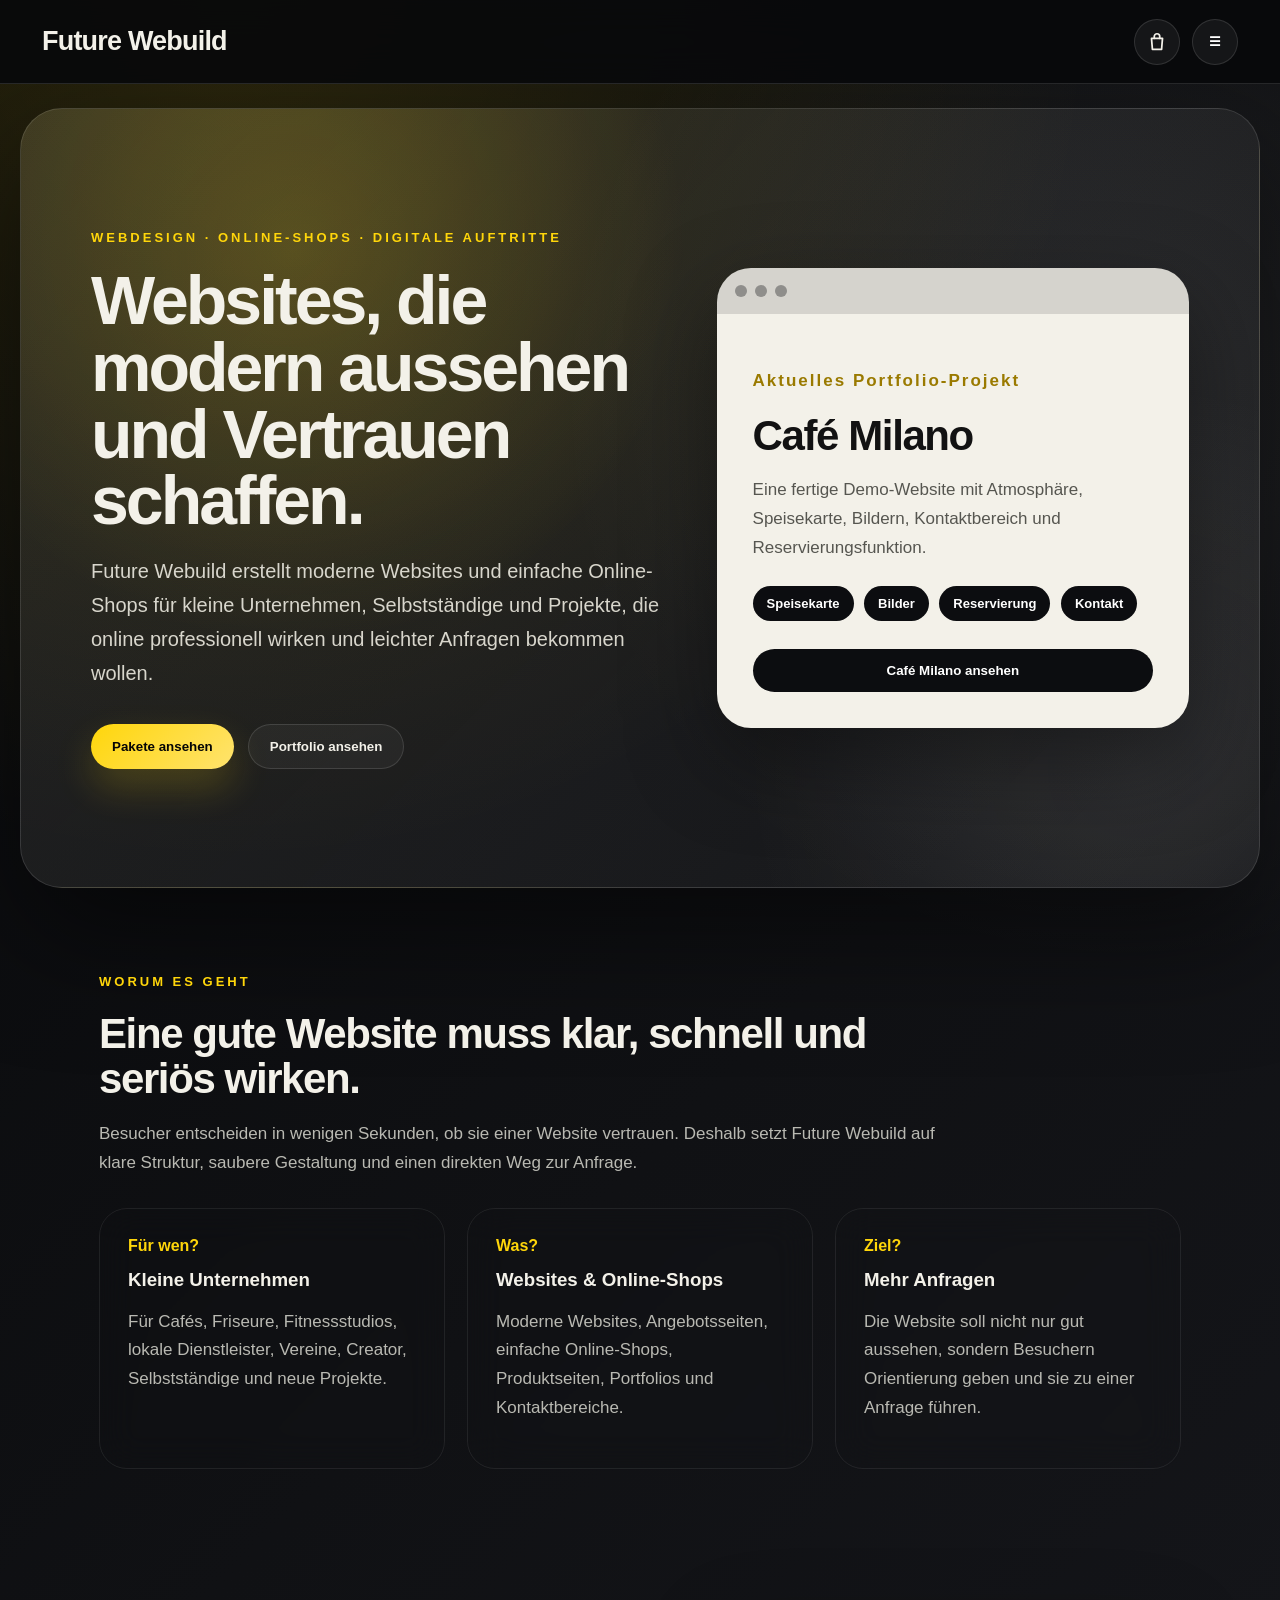
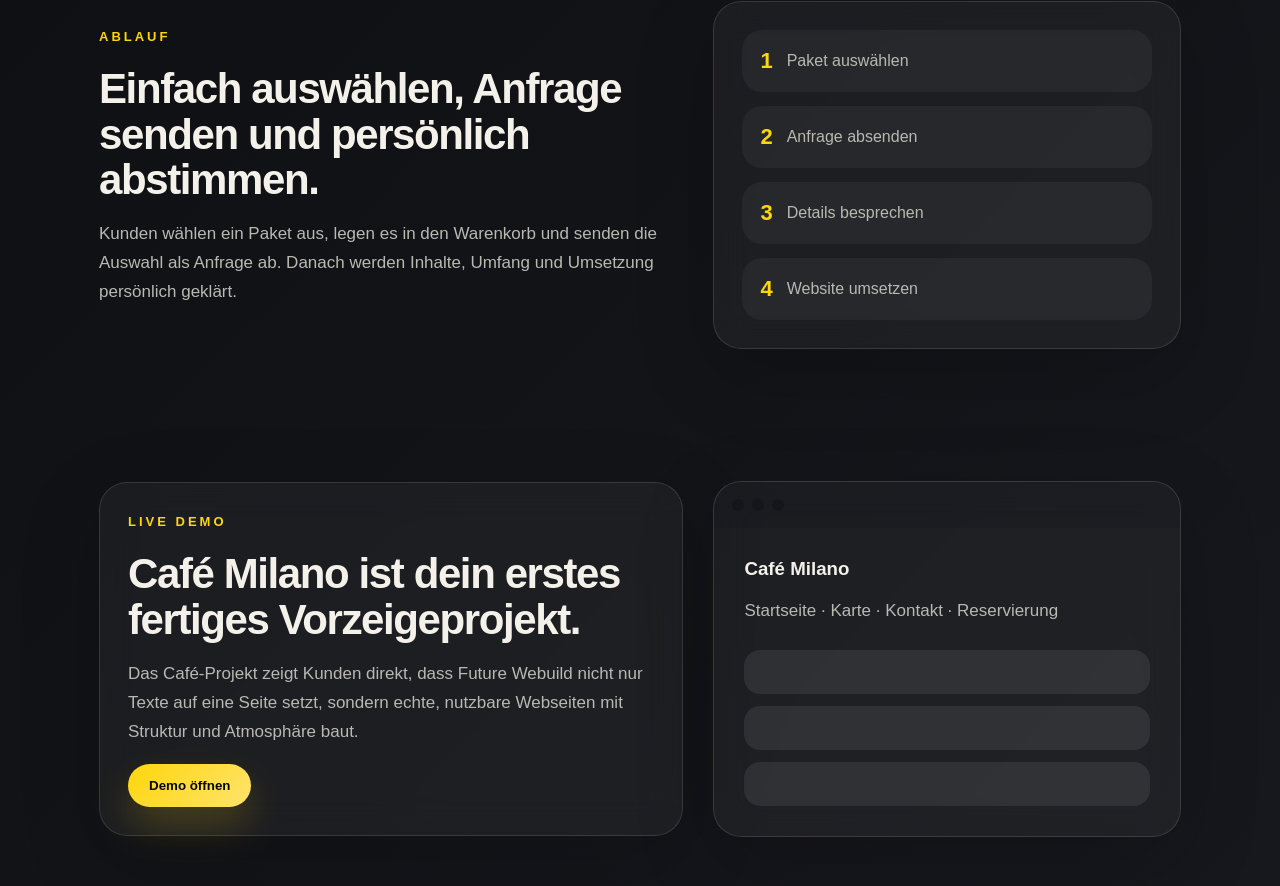
<file: index.html>
<!DOCTYPE html>
<html lang="de">
<head>
  <meta charset="UTF-8">
  <meta name="viewport" content="width=device-width, initial-scale=1.0">
  <title>Future Webuild</title>
  <link rel="stylesheet" href="style.css">
</head>
<body>

<header class="header">
  <div class="brand" onclick="showPage('home')">Future Webuild</div>

  <div class="header-actions">
    <button class="cart-btn" onclick="showPage('cart')" aria-label="Warenkorb">
      <svg viewBox="0 0 24 24" class="bag-icon">
        <path d="M6 8h12l-1 12H7L6 8Z"></path>
        <path d="M9 8V6a3 3 0 0 1 6 0v2"></path>
      </svg>
    </button>

    <button class="menu-btn" onclick="toggleMenu()" aria-label="Menü öffnen">☰</button>
  </div>

  <div id="menuDropdown" class="menu-dropdown hidden">
    <button onclick="showPageFromMenu('packages')">Pakete</button>
    <button onclick="showPageFromMenu('portfolio')">Portfolio</button>
    <button onclick="showPageFromMenu('about')">Über uns</button>
    <button onclick="showPageFromMenu('contact')">Kontakt</button>
    <button onclick="showPageFromMenu('orders')">Bestellungen</button>
  </div>
</header>

<main>

<section id="home" class="page">
  <div class="hero premium-hero">
    <div class="hero-content">
      <p class="eyebrow">WEBDESIGN · ONLINE-SHOPS · DIGITALE AUFTRITTE</p>

      <h1>Websites, die modern aussehen und Vertrauen schaffen.</h1>

      <p class="hero-text">
        Future Webuild erstellt moderne Websites und einfache Online-Shops für kleine Unternehmen,
        Selbstständige und Projekte, die online professionell wirken und leichter Anfragen bekommen wollen.
      </p>

      <div class="hero-actions">
        <button class="primary-btn" onclick="showPage('packages')">Pakete ansehen</button>
        <button class="secondary-btn" onclick="showPage('portfolio')">Portfolio ansehen</button>
      </div>
    </div>

    <div class="hero-showcase">
      <div class="showcase-top">
        <span></span>
        <span></span>
        <span></span>
      </div>

      <div class="showcase-body">
        <p>Aktuelles Portfolio-Projekt</p>
        <h2>Café Milano</h2>
        <p>
          Eine fertige Demo-Website mit Atmosphäre, Speisekarte, Bildern,
          Kontaktbereich und Reservierungsfunktion.
        </p>

        <div class="showcase-tags">
          <span>Speisekarte</span>
          <span>Bilder</span>
          <span>Reservierung</span>
          <span>Kontakt</span>
        </div>

        <button onclick="openCafe()">Café Milano ansehen</button>
      </div>
    </div>
  </div>

  <section class="section intro-section clean-section">
    <div class="section-head">
      <p class="eyebrow">WORUM ES GEHT</p>
      <h2>Eine gute Website muss klar, schnell und seriös wirken.</h2>
      <p>
        Besucher entscheiden in wenigen Sekunden, ob sie einer Website vertrauen.
        Deshalb setzt Future Webuild auf klare Struktur, saubere Gestaltung und einen direkten Weg zur Anfrage.
      </p>
    </div>

    <div class="cards-grid cleaner-cards">
      <div class="info-card">
        <span>Für wen?</span>
        <h3>Kleine Unternehmen</h3>
        <p>
          Für Cafés, Friseure, Fitnessstudios, lokale Dienstleister, Vereine,
          Creator, Selbstständige und neue Projekte.
        </p>
      </div>

      <div class="info-card">
        <span>Was?</span>
        <h3>Websites & Online-Shops</h3>
        <p>
          Moderne Websites, Angebotsseiten, einfache Online-Shops,
          Produktseiten, Portfolios und Kontaktbereiche.
        </p>
      </div>

      <div class="info-card">
        <span>Ziel?</span>
        <h3>Mehr Anfragen</h3>
        <p>
          Die Website soll nicht nur gut aussehen, sondern Besuchern Orientierung geben
          und sie zu einer Anfrage führen.
        </p>
      </div>
    </div>
  </section>

  <section class="section split-section clean-section">
    <div>
      <p class="eyebrow">ABLAUF</p>
      <h2>Einfach auswählen, Anfrage senden und persönlich abstimmen.</h2>
      <p>
        Kunden wählen ein Paket aus, legen es in den Warenkorb und senden die Auswahl
        als Anfrage ab. Danach werden Inhalte, Umfang und Umsetzung persönlich geklärt.
      </p>
    </div>

    <div class="process-box">
      <div><strong>1</strong><span>Paket auswählen</span></div>
      <div><strong>2</strong><span>Anfrage absenden</span></div>
      <div><strong>3</strong><span>Details besprechen</span></div>
      <div><strong>4</strong><span>Website umsetzen</span></div>
    </div>
  </section>

  <section class="section split-section reverse-mobile clean-section">
    <div class="showcase-panel">
      <p class="eyebrow">LIVE DEMO</p>
      <h2>Café Milano ist dein erstes fertiges Vorzeigeprojekt.</h2>
      <p>
        Das Café-Projekt zeigt Kunden direkt, dass Future Webuild nicht nur Texte auf eine Seite setzt,
        sondern echte, nutzbare Webseiten mit Struktur und Atmosphäre baut.
      </p>
      <button class="primary-btn" onclick="openCafe()">Demo öffnen</button>
    </div>

    <div class="mini-browser">
      <div class="mini-browser-top">
        <span></span><span></span><span></span>
      </div>
      <div class="mini-browser-body">
        <h3>Café Milano</h3>
        <p>Startseite · Karte · Kontakt · Reservierung</p>
        <div class="mini-lines">
          <div></div>
          <div></div>
          <div></div>
        </div>
      </div>
    </div>
  </section>
</section>

<section id="packages" class="page hidden">
  <div class="page-head">
    <p class="eyebrow">ANGEBOTE</p>
    <h1>Pakete für Websites und Online-Shops</h1>
    <p>
      Wähle ein Paket aus, lege es in den Warenkorb und sende deine Anfrage ab.
      Danach bekommst du eine persönliche Rückmeldung.
    </p>
  </div>

  <h2 class="category-title">Website-Pakete</h2>

  <div class="price-grid">
    <div class="price-card">
      <p class="label">STARTER</p>
      <h2>Starter Website</h2>
      <p class="price">29 €</p>
      <p>Für einen einfachen, sauberen Online-Start.</p>
      <ul>
        <li>1 moderne Startseite</li>
        <li>mobile Ansicht</li>
        <li>Kontaktbereich</li>
        <li>klare Grundstruktur</li>
      </ul>
      <button class="primary-btn full" onclick="addToCart('Starter Website', 29)">In den Warenkorb</button>
    </div>

    <div class="price-card featured">
      <div class="badge">Empfohlen</div>
      <p class="label">BUSINESS</p>
      <h2>Basic Website</h2>
      <p class="price">59 €</p>
      <p>Für kleine Unternehmen, die seriöser auftreten wollen.</p>
      <ul>
        <li>mehrere Bereiche</li>
        <li>stärkerer Aufbau</li>
        <li>Kontaktformular</li>
        <li>1 Korrekturrunde</li>
      </ul>
      <button class="primary-btn full" onclick="addToCart('Basic Website', 59)">In den Warenkorb</button>
    </div>

    <div class="price-card">
      <p class="label">PLUS</p>
      <h2>Plus Website</h2>
      <p class="price">99 €</p>
      <p>Für Projekte mit mehr Inhalt und stärkerem Design.</p>
      <ul>
        <li>mehr Abschnitte</li>
        <li>hochwertigere Optik</li>
        <li>Portfolio- oder Angebotsbereich</li>
        <li>2 Korrekturrunden</li>
      </ul>
      <button class="primary-btn full" onclick="addToCart('Plus Website', 99)">In den Warenkorb</button>
    </div>
  </div>

  <h2 class="category-title">Online-Shop-Pakete</h2>

  <div class="price-grid two">
    <div class="price-card">
      <p class="label">SHOP START</p>
      <h2>Shop Starter</h2>
      <p class="price">79 €</p>
      <p>Für einfache Produkt- oder Angebotsseiten.</p>
      <ul>
        <li>Produktkarten</li>
        <li>Shop-Grundstruktur</li>
        <li>Warenkorb-Logik</li>
        <li>Anfrageformular</li>
      </ul>
      <button class="primary-btn full" onclick="addToCart('Shop Starter', 79)">In den Warenkorb</button>
    </div>

    <div class="price-card">
      <p class="label">SHOP PRO</p>
      <h2>Shop Pro</h2>
      <p class="price">149 €</p>
      <p>Für einen stärkeren Shop-Auftritt mit mehr Struktur.</p>
      <ul>
        <li>mehr Produktbereiche</li>
        <li>bessere Shop-Struktur</li>
        <li>Bestellanfrage</li>
        <li>Vorbereitung für spätere Zahlung</li>
      </ul>
      <button class="primary-btn full" onclick="addToCart('Shop Pro', 149)">In den Warenkorb</button>
    </div>
  </div>

  <div class="notice">
    <h3>So läuft die Anfrage ab</h3>
    <p>
      Paket auswählen, Anfrage senden, Rückmeldung erhalten.
      Danach werden Umfang, Inhalte und Umsetzung persönlich besprochen.
    </p>
  </div>
</section>

<section id="portfolio" class="page hidden">
  <div class="page-head">
    <p class="eyebrow">PORTFOLIO</p>
    <h1>Projekte, die zeigen, was möglich ist</h1>
    <p>Hier entstehen Demo-Projekte und später echte Kundenprojekte.</p>
  </div>

  <div class="portfolio-card">
    <div class="portfolio-visual cafe-visual">
      <p>Café Milano</p>
      <h2>Eine vollständige Café-Website mit Atmosphäre.</h2>
      <div>
        <span>Karte</span>
        <span>Bilder</span>
        <span>Reservierung</span>
      </div>
    </div>

    <div class="portfolio-info">
      <p class="eyebrow">FERTIGE DEMO-WEBSITE</p>
      <h2>Café Milano</h2>
      <p>
        Eine komplette Demo-Website für ein Café mit Startseite, Über-uns-Bereich,
        Speisekarte mit Produktbildern, Kontaktbereich und Reservierungsfunktion.
      </p>
      <button class="primary-btn" onclick="openCafe()">Projekt ansehen</button>
    </div>
  </div>

  <div class="portfolio-card reverse">
    <div class="portfolio-visual next-visual">
      <p>Nächstes Projekt</p>
      <h2>Gym Website als zweites Portfolio-Projekt.</h2>
      <div>
        <span>Fitness</span>
        <span>Training</span>
        <span>Mitgliedschaft</span>
      </div>
    </div>

    <div class="portfolio-info">
      <p class="eyebrow">GEPLANT</p>
      <h2>Gym Demo</h2>
      <p>
        Als nächstes entsteht eine moderne Gym-Website. Damit zeigt Future Webuild
        auch starke, energiegeladene Business-Seiten.
      </p>
      <button class="secondary-btn" onclick="showPage('contact')">Projekt anfragen</button>
    </div>
  </div>
</section>

<section id="cart" class="page hidden">
  <div class="page-head">
    <p class="eyebrow">WARENKORB</p>
    <h1>Deine Auswahl</h1>
    <p>Prüfe deine Pakete und sende danach deine Anfrage ab.</p>
  </div>

  <div class="cart-layout">
    <div class="cart-box">
      <h2>Ausgewählte Pakete</h2>
      <div id="cartItems"></div>
    </div>

    <div class="summary-box">
      <h2>Zusammenfassung</h2>
      <p>Gesamtbetrag</p>
      <h3><span id="total">0</span> €</h3>
      <button class="primary-btn full" onclick="showPage('checkout')">Anfrage senden</button>
      <button class="secondary-btn full" onclick="clearCart()">Warenkorb leeren</button>
    </div>
  </div>
</section>

<section id="checkout" class="page hidden">
  <div class="page-head">
    <p class="eyebrow">ANFRAGE</p>
    <h1>Projektanfrage absenden</h1>
    <p>Deine Auswahl wird zusammen mit deiner Nachricht per E-Mail gesendet.</p>
  </div>

  <div class="checkout-layout">
    <form class="contact-form" action="https://formspree.io/f/mbdwldyl" method="POST" onsubmit="prepareOrder()">
      <label>Name</label>
      <input type="text" name="name" placeholder="Dein Name" required>

      <label>E-Mail</label>
      <input type="email" name="email" placeholder="deine@email.de" required>

      <label>Nachricht</label>
      <textarea name="message" placeholder="Kurze Info zu deinem Projekt..." required></textarea>

      <input type="hidden" name="order" id="orderInput">
      <input type="hidden" name="total" id="totalInput">

      <button class="primary-btn full" type="submit">Anfrage absenden</button>
    </form>

    <div class="checkout-side">
      <h2>Deine Auswahl</h2>
      <div id="checkoutItems"></div>
      <p class="checkout-total">Gesamt: <strong><span id="checkoutTotal">0</span> €</strong></p>
    </div>
  </div>
</section>

<section id="about" class="page hidden simple-page about-page">
  <p class="eyebrow">ÜBER UNS</p>
  <h1>Future Webuild ist ein junges Webdesign-Projekt mit klarem Ziel.</h1>

  <div class="about-text">
    <p>
      Viele kleine Unternehmen brauchen eine moderne Website, aber keine große Agentur mit komplizierten Abläufen.
      Future Webuild soll genau diese Lücke füllen: bezahlbare Websites und einfache Online-Shops,
      die professionell wirken.
    </p>

    <p>
      Der Fokus liegt auf klarer Struktur, gutem Design und einer einfachen Anfragefunktion.
      Kunden sollen schnell verstehen, was angeboten wird, welche Pakete es gibt und wie sie Kontakt aufnehmen können.
    </p>

    <p>
      Mit Café Milano gibt es bereits ein fertiges Demo-Projekt. Weitere Demos wie eine Gym-Website
      und ein Online-Shop sollen das Portfolio Schritt für Schritt erweitern.
    </p>
  </div>

  <div class="about-highlight">
    <h2>Wofür Future Webuild steht</h2>
    <div class="about-list">
      <div><strong>01</strong><span>moderne Websites für kleine Projekte</span></div>
      <div><strong>02</strong><span>faire Einstiegspreise im Aufbau</span></div>
      <div><strong>03</strong><span>direkte Absprache statt komplizierter Prozesse</span></div>
      <div><strong>04</strong><span>Portfolio wächst mit jeder neuen Demo</span></div>
    </div>
  </div>
</section>

<section id="orders" class="page hidden simple-page">
  <p class="eyebrow">BESTELLUNGEN</p>
  <h1>So funktioniert eine Bestellung aktuell</h1>
  <p>Aktuell läuft jede Bestellung als Anfrage, damit Details persönlich geklärt werden können.</p>

  <div class="orders-box">
    <h3>Ablauf</h3>
    <p>1. Paket auswählen</p>
    <p>2. In den Warenkorb legen</p>
    <p>3. Anfrage absenden</p>
    <p>4. Rückmeldung per E-Mail</p>
    <p>5. Umsetzung abstimmen</p>
  </div>
</section>

<section id="contact" class="page hidden">
  <div class="page-head">
    <p class="eyebrow">KONTAKT</p>
    <h1>Erzähl kurz, was du brauchst</h1>
    <p>Das Formular ist aktiv. Deine Nachricht kommt direkt bei mir an.</p>
  </div>

  <div class="contact-layout">
    <form class="contact-form" action="https://formspree.io/f/mbdwldyl" method="POST">
      <label>Name</label>
      <input type="text" name="name" placeholder="Dein Name" required>

      <label>E-Mail</label>
      <input type="email" name="email" placeholder="deine@email.de" required>

      <label>Projektart</label>
      <select name="project">
        <option>Website</option>
        <option>Online-Shop</option>
        <option>Überarbeitung einer bestehenden Website</option>
        <option>Noch unsicher</option>
      </select>

      <label>Nachricht</label>
      <textarea name="message" placeholder="Beschreib kurz dein Projekt..." required></textarea>

      <button class="primary-btn full" type="submit">Anfrage senden</button>
    </form>

    <div class="contact-side">
      <h2>Was eine gute Anfrage enthält</h2>
      <p>Je klarer deine Infos, desto schneller kann ein passender Website-Plan entstehen.</p>
      <div class="mini-note">Website oder Online-Shop?</div>
      <div class="mini-note">Welche Inhalte brauchst du?</div>
      <div class="mini-note">Hast du Beispiele, die dir gefallen?</div>
    </div>
  </div>
</section>

</main>

<script src="script.js"></script>
</body>
</html>
</file>
<file: style.css>
* {
  box-sizing: border-box;
}

:root {
  --bg: #08090b;
  --bg2: #101114;
  --bg3: #17181d;

  --panel: rgba(255, 255, 255, 0.045);
  --panel-strong: rgba(255, 255, 255, 0.075);

  --cream: #f3f1e9;
  --chalk: #d8d6cc;

  --yellow: #ffd60a;
  --yellow-soft: #ffe36e;
  --yellow-deep: #d6a800;

  --text: #ffffff;
  --muted: #b9b9b2;
  --muted2: #8f908b;

  --line: rgba(255, 255, 255, 0.12);
  --line-strong: rgba(255, 255, 255, 0.20);

  --dark: #0c0d10;
  --danger: #ef4444;
}

body {
  margin: 0;
  min-height: 100vh;
  font-family: Arial, sans-serif;
  color: var(--text);
  background:
    radial-gradient(circle at 18% 0%, rgba(255, 214, 10, 0.14), transparent 32%),
    radial-gradient(circle at 88% 16%, rgba(243, 241, 233, 0.08), transparent 24%),
    linear-gradient(135deg, var(--bg), var(--bg2) 48%, var(--bg3));
}

.header {
  position: fixed;
  top: 0;
  width: 100%;
  height: 84px;
  padding: 0 42px;
  background: rgba(8, 9, 11, 0.92);
  backdrop-filter: blur(18px);
  border-bottom: 1px solid var(--line);
  display: flex;
  justify-content: space-between;
  align-items: center;
  z-index: 1000;
}

.brand {
  font-size: 27px;
  font-weight: 900;
  letter-spacing: -0.8px;
  cursor: pointer;
  color: var(--cream);
}

.header-actions {
  display: flex;
  gap: 12px;
  align-items: center;
}

button {
  border: none;
  cursor: pointer;
  font-family: Arial, sans-serif;
  font-weight: 900;
  transition: 0.2s ease;
}

button:hover {
  transform: translateY(-2px);
}

.menu-btn,
.cart-btn {
  width: 46px;
  height: 46px;
  border-radius: 999px;
  background: rgba(255, 255, 255, 0.055);
  border: 1px solid var(--line);
  color: white;
  display: flex;
  align-items: center;
  justify-content: center;
}

.menu-btn:hover,
.cart-btn:hover {
  border-color: rgba(255, 214, 10, 0.55);
  box-shadow: 0 0 28px rgba(255, 214, 10, 0.12);
}

.bag-icon {
  width: 22px;
  height: 22px;
  fill: none;
  stroke: var(--cream);
  stroke-width: 1.9;
  stroke-linecap: round;
  stroke-linejoin: round;
}

.menu-dropdown {
  position: absolute;
  top: 94px;
  right: 42px;
  width: 280px;
  padding: 12px;
  border-radius: 24px;
  background: var(--cream);
  box-shadow: 0 30px 90px rgba(0, 0, 0, 0.45);
}

.menu-dropdown button {
  width: 100%;
  padding: 15px;
  margin: 4px 0;
  text-align: left;
  border-radius: 16px;
  background: transparent;
  color: var(--dark);
}

.menu-dropdown button:hover {
  background: rgba(0, 0, 0, 0.08);
}

main {
  padding-top: 84px;
}

.page {
  min-height: calc(100vh - 84px);
  animation: pageIn 0.25s ease;
}

.hero {
  width: min(1240px, calc(100% - 40px));
  min-height: calc(100vh - 120px);
  margin: 24px auto 0;
  padding: 70px;
  display: grid;
  grid-template-columns: 1.05fr 0.85fr;
  gap: 42px;
  align-items: center;
  border-radius: 42px;
  border: 1px solid var(--line);
  box-shadow: 0 45px 120px rgba(0, 0, 0, 0.52);
}

.premium-hero {
  background:
    linear-gradient(135deg, rgba(243, 241, 233, 0.10), rgba(255, 255, 255, 0.025)),
    radial-gradient(circle at 22% 18%, rgba(255, 214, 10, 0.18), transparent 34%),
    radial-gradient(circle at 90% 85%, rgba(243, 241, 233, 0.08), transparent 30%);
}

.eyebrow {
  margin: 0 0 18px;
  color: var(--yellow);
  font-size: 13px;
  letter-spacing: 3px;
  font-weight: 900;
}

h1 {
  margin: 0;
  font-size: 68px;
  line-height: 0.98;
  letter-spacing: -3px;
  color: var(--cream);
}

h2 {
  margin: 0 0 18px;
  font-size: 42px;
  line-height: 1.08;
  letter-spacing: -1.4px;
  color: var(--cream);
}

h3 {
  margin: 0 0 10px;
  color: var(--cream);
}

p {
  color: var(--muted);
  line-height: 1.7;
  font-size: 17px;
}

.hero-text {
  max-width: 760px;
  font-size: 20px;
  color: var(--chalk);
}

.hero-actions {
  margin-top: 34px;
  display: flex;
  gap: 14px;
  flex-wrap: wrap;
}

.primary-btn,
.secondary-btn,
.danger-btn,
.soft-btn {
  border-radius: 999px;
  padding: 14px 21px;
}

.primary-btn {
  background: linear-gradient(135deg, var(--yellow), var(--yellow-soft));
  color: #050505;
  box-shadow: 0 18px 38px rgba(255, 214, 10, 0.20);
}

.secondary-btn {
  color: var(--cream);
  background: rgba(255, 255, 255, 0.045);
  border: 1px solid var(--line);
}

.secondary-btn:hover {
  border-color: rgba(255, 214, 10, 0.45);
}

.danger-btn {
  background: var(--danger);
  color: white;
}

.soft-btn {
  background: white;
  color: var(--dark);
}

.full {
  width: 100%;
}

.hero-showcase {
  overflow: hidden;
  border-radius: 34px;
  background: var(--cream);
  color: var(--dark);
  box-shadow: 0 32px 90px rgba(0, 0, 0, 0.4);
}

.showcase-top,
.mini-browser-top {
  height: 46px;
  background: rgba(12, 13, 16, 0.13);
  display: flex;
  align-items: center;
  gap: 8px;
  padding: 0 18px;
}

.showcase-top span,
.mini-browser-top span {
  width: 12px;
  height: 12px;
  border-radius: 999px;
  background: rgba(12, 13, 16, 0.35);
}

.showcase-body {
  padding: 36px;
}

.showcase-body p {
  color: #565650;
}

.showcase-body > p:first-child {
  color: #9a7a00;
  font-weight: 900;
  letter-spacing: 2px;
}

.showcase-body h2 {
  color: #121212;
}

.showcase-tags span {
  display: inline-block;
  background: var(--dark);
  color: white;
  padding: 10px 14px;
  margin: 6px 6px 0 0;
  border-radius: 999px;
  font-weight: 900;
  font-size: 13px;
}

.showcase-body button {
  margin-top: 28px;
  width: 100%;
  padding: 14px 20px;
  border-radius: 999px;
  background: var(--dark);
  color: white;
}

.section,
.page-head,
.price-grid,
.portfolio-card,
.cart-layout,
.contact-layout,
.checkout-layout,
.simple-page {
  width: min(1180px, calc(100% - 40px));
  margin-left: auto;
  margin-right: auto;
}

.section {
  margin-top: 34px;
  padding: 48px;
  border-radius: 34px;
  background: transparent;
  border: 1px solid transparent;
}

.clean-section {
  border-color: transparent;
  box-shadow: none;
}

.section-head {
  max-width: 850px;
  margin-bottom: 30px;
}

.cards-grid,
.price-grid {
  display: grid;
  grid-template-columns: repeat(3, 1fr);
  gap: 22px;
}

.cleaner-cards .info-card {
  background: transparent;
  box-shadow: none;
  border-color: rgba(255, 255, 255, 0.08);
}

.info-card,
.process-box,
.price-card,
.notice,
.portfolio-card,
.cart-box,
.summary-box,
.contact-form,
.contact-side,
.checkout-side,
.orders-box,
.mini-note,
.about-highlight,
.about-deep,
.showcase-panel,
.mini-browser {
  background: var(--panel);
  border: 1px solid var(--line);
  border-radius: 28px;
  box-shadow: 0 24px 80px rgba(0, 0, 0, 0.20);
  backdrop-filter: blur(18px);
}

.info-card,
.process-box,
.orders-box,
.mini-note,
.about-highlight,
.about-deep,
.showcase-panel {
  padding: 28px;
}

.info-card span {
  display: inline-block;
  color: var(--yellow);
  font-weight: 900;
  margin-bottom: 14px;
}

.split-section {
  display: grid;
  grid-template-columns: 1fr 0.8fr;
  gap: 30px;
  align-items: center;
}

.process-box {
  display: grid;
  gap: 14px;
}

.process-box div,
.about-list div {
  padding: 18px;
  border-radius: 20px;
  background: rgba(255, 255, 255, 0.045);
  display: flex;
  align-items: center;
  gap: 14px;
}

.process-box strong,
.about-list strong {
  color: var(--yellow);
  font-size: 22px;
}

.process-box span,
.about-list span {
  color: var(--muted);
}

.mini-browser {
  overflow: hidden;
}

.mini-browser-body {
  padding: 30px;
}

.mini-lines {
  display: grid;
  gap: 12px;
  margin-top: 24px;
}

.mini-lines div {
  height: 44px;
  border-radius: 16px;
  background: rgba(255, 255, 255, 0.08);
}

.page-head {
  text-align: center;
  padding: 72px 20px 42px;
}

.page-head p {
  max-width: 740px;
  margin: 16px auto 0;
}

.category-title {
  width: min(1180px, calc(100% - 40px));
  margin: 38px auto 20px;
}

.price-grid.two {
  grid-template-columns: repeat(2, 1fr);
}

.price-card {
  padding: 30px;
  position: relative;
}

.price-card.featured {
  border: 2px solid rgba(255, 214, 10, 0.42);
  transform: translateY(-10px);
}

.label {
  color: var(--yellow);
  font-size: 13px;
  letter-spacing: 2px;
  font-weight: 900;
}

.price {
  color: var(--cream);
  font-size: 52px;
  font-weight: 900;
  margin: 12px 0;
}

.badge {
  position: absolute;
  top: 20px;
  right: 20px;
  background: linear-gradient(135deg, var(--yellow), var(--yellow-soft));
  color: var(--dark);
  padding: 8px 13px;
  border-radius: 999px;
  font-size: 12px;
  font-weight: 900;
}

ul {
  color: var(--muted);
  line-height: 1.9;
  padding-left: 20px;
}

.notice {
  padding: 28px;
  margin-top: 30px;
}

.portfolio-card {
  display: grid;
  grid-template-columns: 1fr 1fr;
  overflow: hidden;
  margin-bottom: 30px;
}

.portfolio-card.reverse .portfolio-visual {
  order: 2;
}

.portfolio-visual {
  min-height: 430px;
  padding: 42px;
  display: flex;
  flex-direction: column;
  justify-content: center;
}

.cafe-visual {
  background: var(--cream);
}

.next-visual {
  background:
    radial-gradient(circle at 20% 20%, rgba(255, 214, 10, 0.16), transparent 35%),
    #0b0f18;
}

.portfolio-visual p {
  color: #9a7a00;
  font-weight: 900;
  letter-spacing: 2px;
}

.next-visual p {
  color: var(--yellow);
}

.portfolio-visual h2 {
  color: #121212;
  max-width: 470px;
}

.next-visual h2 {
  color: white;
}

.portfolio-visual span {
  display: inline-block;
  background: #111827;
  color: white;
  padding: 10px 14px;
  border-radius: 999px;
  margin: 6px 6px 0 0;
  font-size: 13px;
  font-weight: 900;
}

.portfolio-info {
  padding: 42px;
  display: flex;
  flex-direction: column;
  justify-content: center;
}

.cart-layout,
.contact-layout,
.checkout-layout {
  display: grid;
  grid-template-columns: 1.5fr 0.9fr;
  gap: 24px;
}

.cart-box,
.summary-box,
.contact-form,
.contact-side,
.checkout-side,
.simple-page {
  padding: 32px;
}

.about-page {
  padding-top: 72px;
}

.about-text {
  max-width: 900px;
}

.about-highlight {
  margin-top: 28px;
}

.about-list {
  display: grid;
  gap: 14px;
}

.cart-item,
.checkout-item {
  padding: 18px;
  border-radius: 18px;
  background: rgba(255, 255, 255, 0.055);
  border: 1px solid var(--line);
  display: flex;
  justify-content: space-between;
  align-items: center;
  margin-bottom: 14px;
}

.summary-box h3 {
  font-size: 46px;
}

.contact-form {
  display: flex;
  flex-direction: column;
  gap: 12px;
}

label {
  font-weight: 900;
  color: var(--cream);
}

input,
select,
textarea {
  width: 100%;
  padding: 15px 16px;
  border-radius: 16px;
  border: 1px solid var(--line);
  font-family: Arial, sans-serif;
  font-weight: 700;
  outline: none;
  background: var(--cream);
  color: var(--dark);
}

textarea {
  min-height: 140px;
  resize: vertical;
}

.checkout-total {
  font-size: 20px;
}

.hidden {
  display: none;
}

@keyframes pageIn {
  from {
    opacity: 0;
    transform: translateY(12px);
  }

  to {
    opacity: 1;
    transform: translateY(0);
  }
}

/* TABLET */
@media (max-width: 950px) {
  .header {
    height: 76px;
    padding: 0 18px;
  }

  main {
    padding-top: 76px;
  }

  .brand {
    font-size: 22px;
  }

  .menu-btn,
  .cart-btn {
    width: 44px;
    height: 44px;
  }

  .menu-dropdown {
    top: 84px;
    right: 18px;
    width: calc(100% - 36px);
  }

  h1 {
    font-size: 44px;
    letter-spacing: -1.8px;
  }

  h2 {
    font-size: 32px;
    letter-spacing: -0.8px;
  }

  .hero,
  .cards-grid,
  .split-section,
  .price-grid,
  .price-grid.two,
  .portfolio-card,
  .cart-layout,
  .contact-layout,
  .checkout-layout {
    grid-template-columns: 1fr;
  }

  .hero {
    padding: 42px 24px;
    min-height: auto;
  }

  .price-card.featured {
    transform: none;
  }

  .portfolio-card.reverse .portfolio-visual {
    order: 0;
  }

  .section,
  .page-head,
  .price-grid,
  .portfolio-card,
  .cart-layout,
  .contact-layout,
  .checkout-layout,
  .simple-page,
  .category-title {
    width: min(100% - 28px, 1180px);
  }

  .section {
    padding: 30px;
  }
}

/* HANDY */
@media (max-width: 620px) {
  body {
    background:
      radial-gradient(circle at 20% 0%, rgba(255, 214, 10, 0.13), transparent 36%),
      linear-gradient(135deg, #08090b, #131418);
  }

  .header {
    height: 70px;
    padding: 0 14px;
  }

  main {
    padding-top: 70px;
  }

  .brand {
    font-size: 19px;
    letter-spacing: -0.4px;
  }

  .header-actions {
    gap: 8px;
  }

  .menu-btn,
  .cart-btn {
    width: 40px;
    height: 40px;
  }

  .bag-icon {
    width: 20px;
    height: 20px;
  }

  .menu-dropdown {
    top: 78px;
    right: 12px;
    width: calc(100% - 24px);
    border-radius: 20px;
  }

  .menu-dropdown button {
    padding: 14px;
    font-size: 15px;
  }

  .hero {
    width: calc(100% - 20px);
    margin-top: 12px;
    padding: 28px 18px;
    border-radius: 28px;
    gap: 24px;
  }

  .eyebrow {
    font-size: 11px;
    letter-spacing: 2px;
    margin-bottom: 12px;
  }

  h1 {
    font-size: 34px;
    line-height: 1.02;
    letter-spacing: -1.2px;
  }

  h2 {
    font-size: 28px;
    line-height: 1.12;
  }

  h3 {
    font-size: 20px;
  }

  p {
    font-size: 15.5px;
    line-height: 1.6;
  }

  .hero-text {
    font-size: 16px;
  }

  .hero-actions {
    display: grid;
    grid-template-columns: 1fr;
    gap: 10px;
    margin-top: 24px;
  }

  .primary-btn,
  .secondary-btn,
  .danger-btn,
  .soft-btn {
    width: 100%;
    padding: 14px 18px;
    font-size: 15px;
  }

  .hero-showcase {
    border-radius: 24px;
  }

  .showcase-body {
    padding: 24px;
  }

  .showcase-body h2 {
    font-size: 30px;
  }

  .showcase-tags span {
    font-size: 12px;
    padding: 9px 11px;
  }

  .section,
  .page-head,
  .price-grid,
  .portfolio-card,
  .cart-layout,
  .contact-layout,
  .checkout-layout,
  .simple-page,
  .category-title {
    width: calc(100% - 20px);
  }

  .section {
    margin-top: 18px;
    padding: 24px 18px;
    border-radius: 26px;
  }

  .section-head {
    margin-bottom: 20px;
  }

  .info-card,
  .process-box,
  .price-card,
  .notice,
  .cart-box,
  .summary-box,
  .contact-form,
  .contact-side,
  .checkout-side,
  .orders-box,
  .mini-note,
  .about-highlight,
  .about-deep,
  .showcase-panel {
    padding: 22px;
    border-radius: 22px;
  }

  .cards-grid,
  .price-grid {
    gap: 14px;
  }

  .page-head {
    padding: 38px 8px 24px;
  }

  .page-head h1 {
    font-size: 36px;
  }

  .category-title {
    margin-top: 24px;
    margin-bottom: 14px;
    font-size: 26px;
  }

  .price-card.featured {
    border-width: 1px;
  }

  .price {
    font-size: 42px;
  }

  .badge {
    position: static;
    display: inline-block;
    margin-bottom: 14px;
  }

  .portfolio-card {
    border-radius: 24px;
  }

  .portfolio-visual {
    min-height: 300px;
    padding: 28px 22px;
  }

  .portfolio-info {
    padding: 26px 22px;
  }

  .portfolio-visual h2 {
    font-size: 30px;
  }

  .cart-item,
  .checkout-item {
    align-items: flex-start;
    flex-direction: column;
    gap: 12px;
  }

  .cart-item .danger-btn {
    width: auto;
  }

  .summary-box h3 {
    font-size: 38px;
  }

  input,
  select,
  textarea {
    font-size: 16px;
    padding: 15px;
  }

  .about-page {
    padding-top: 38px;
  }

  .about-list div,
  .process-box div {
    align-items: flex-start;
  }

  .mini-browser-body {
    padding: 22px;
  }

  .reverse-mobile .showcase-panel {
    order: 2;
  }

  .reverse-mobile .mini-browser {
    order: 1;
  }
}

/* KLEINE HANDYS */
@media (max-width: 380px) {
  h1 {
    font-size: 30px;
  }

  .hero {
    padding: 24px 15px;
  }

  .brand {
    font-size: 17px;
  }

  .menu-btn,
  .cart-btn {
    width: 38px;
    height: 38px;
  }
}
</file>
